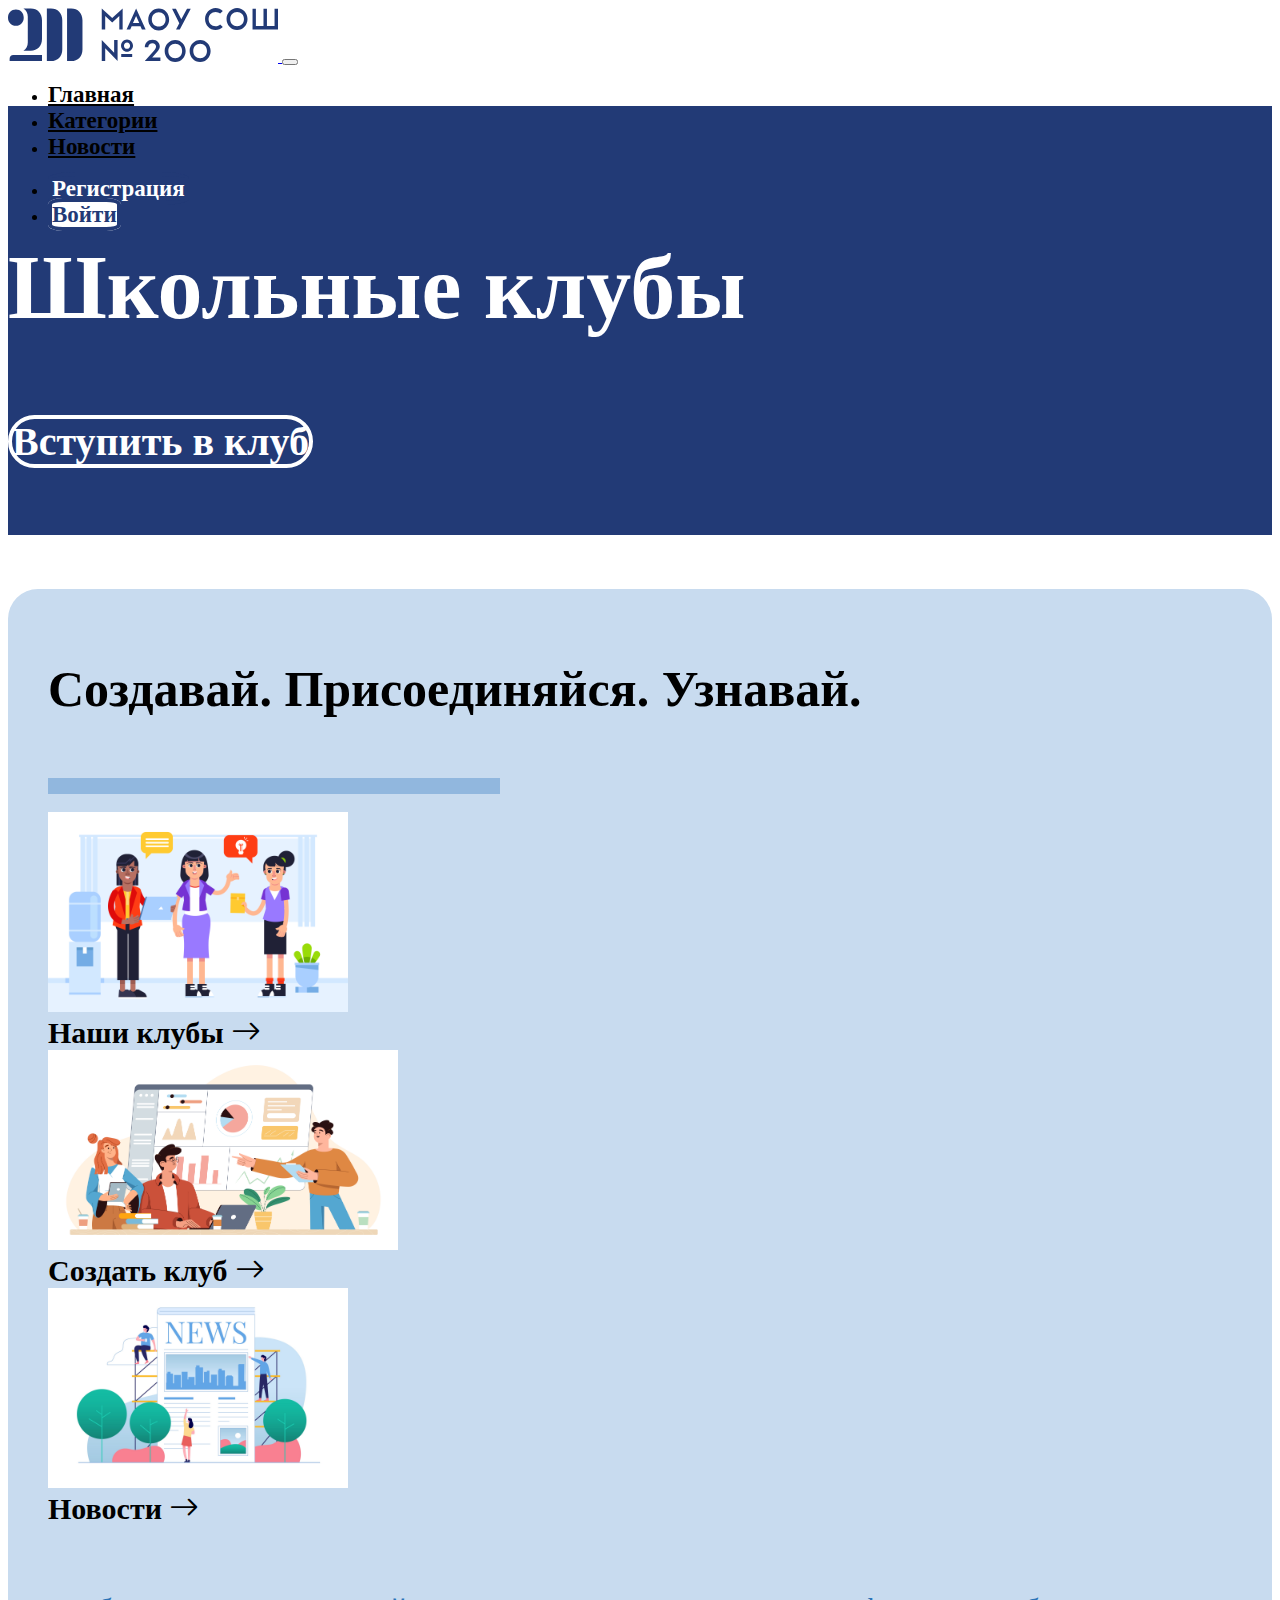
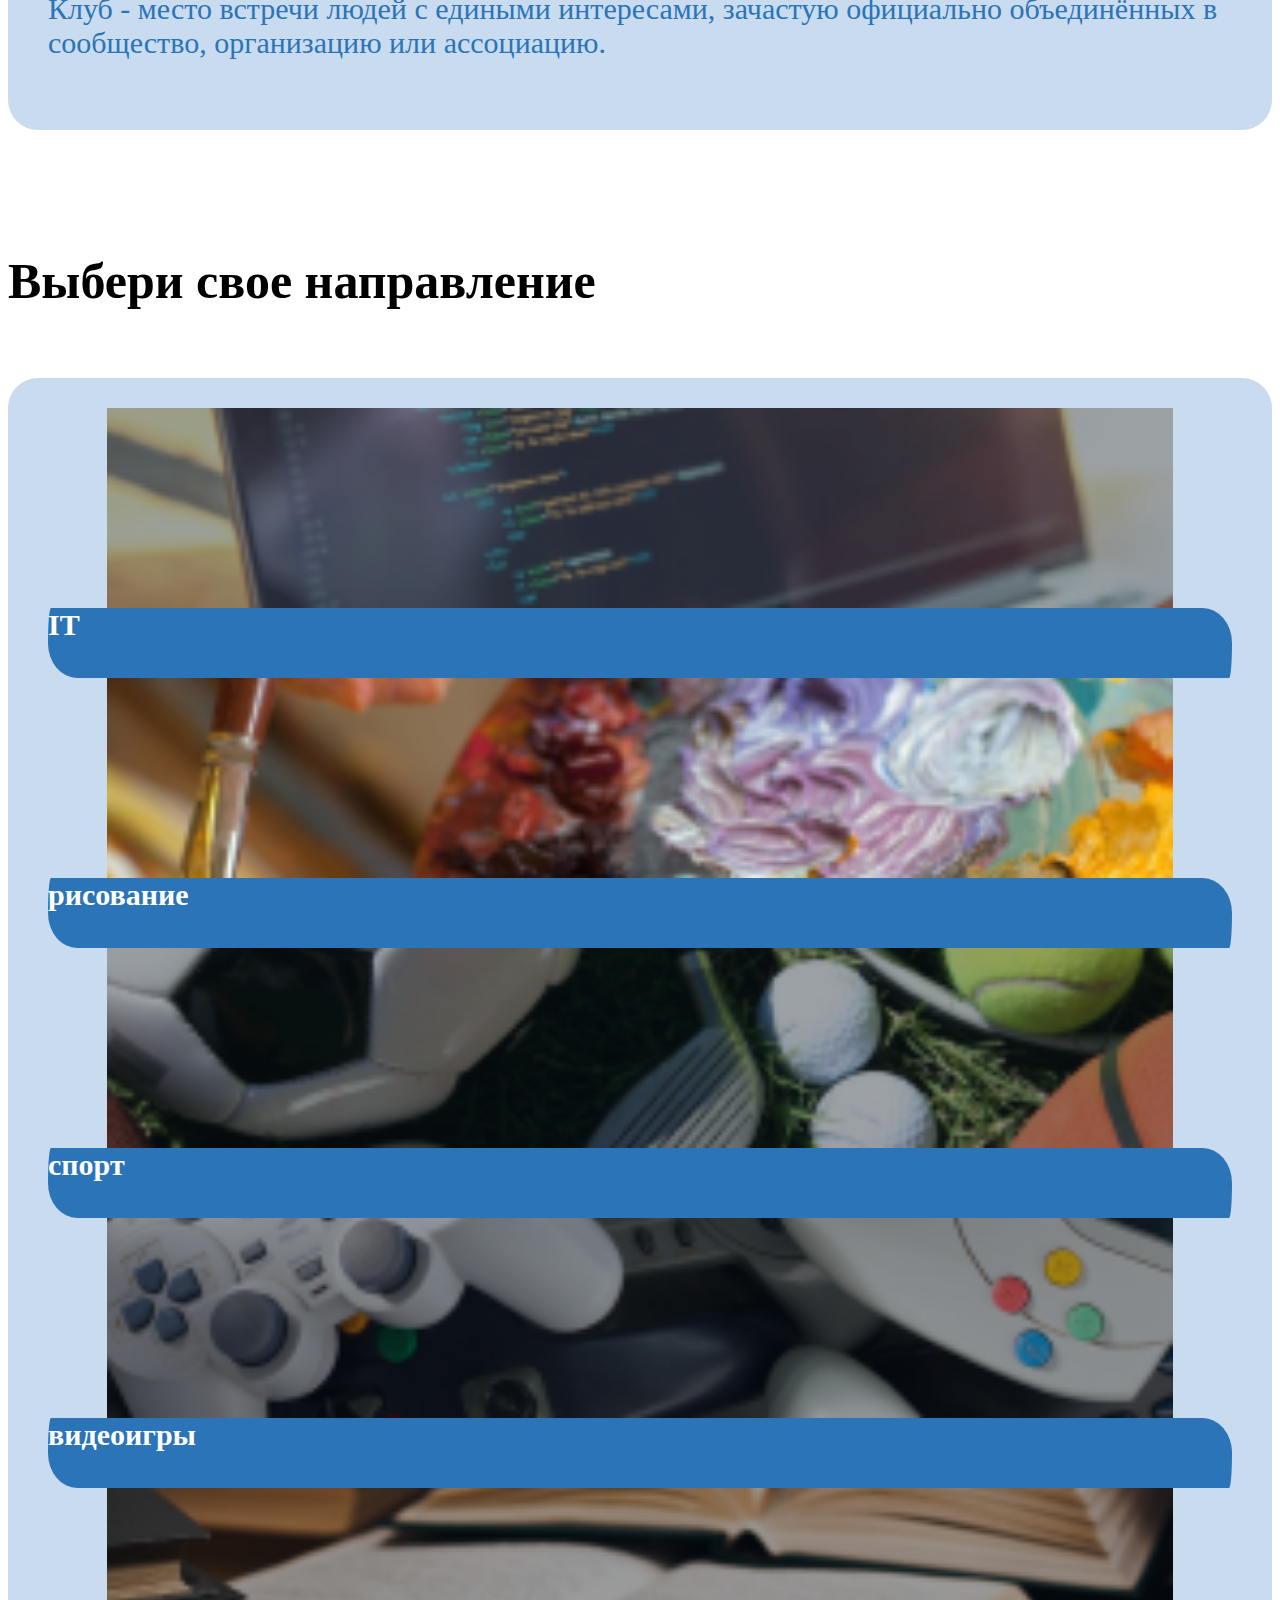
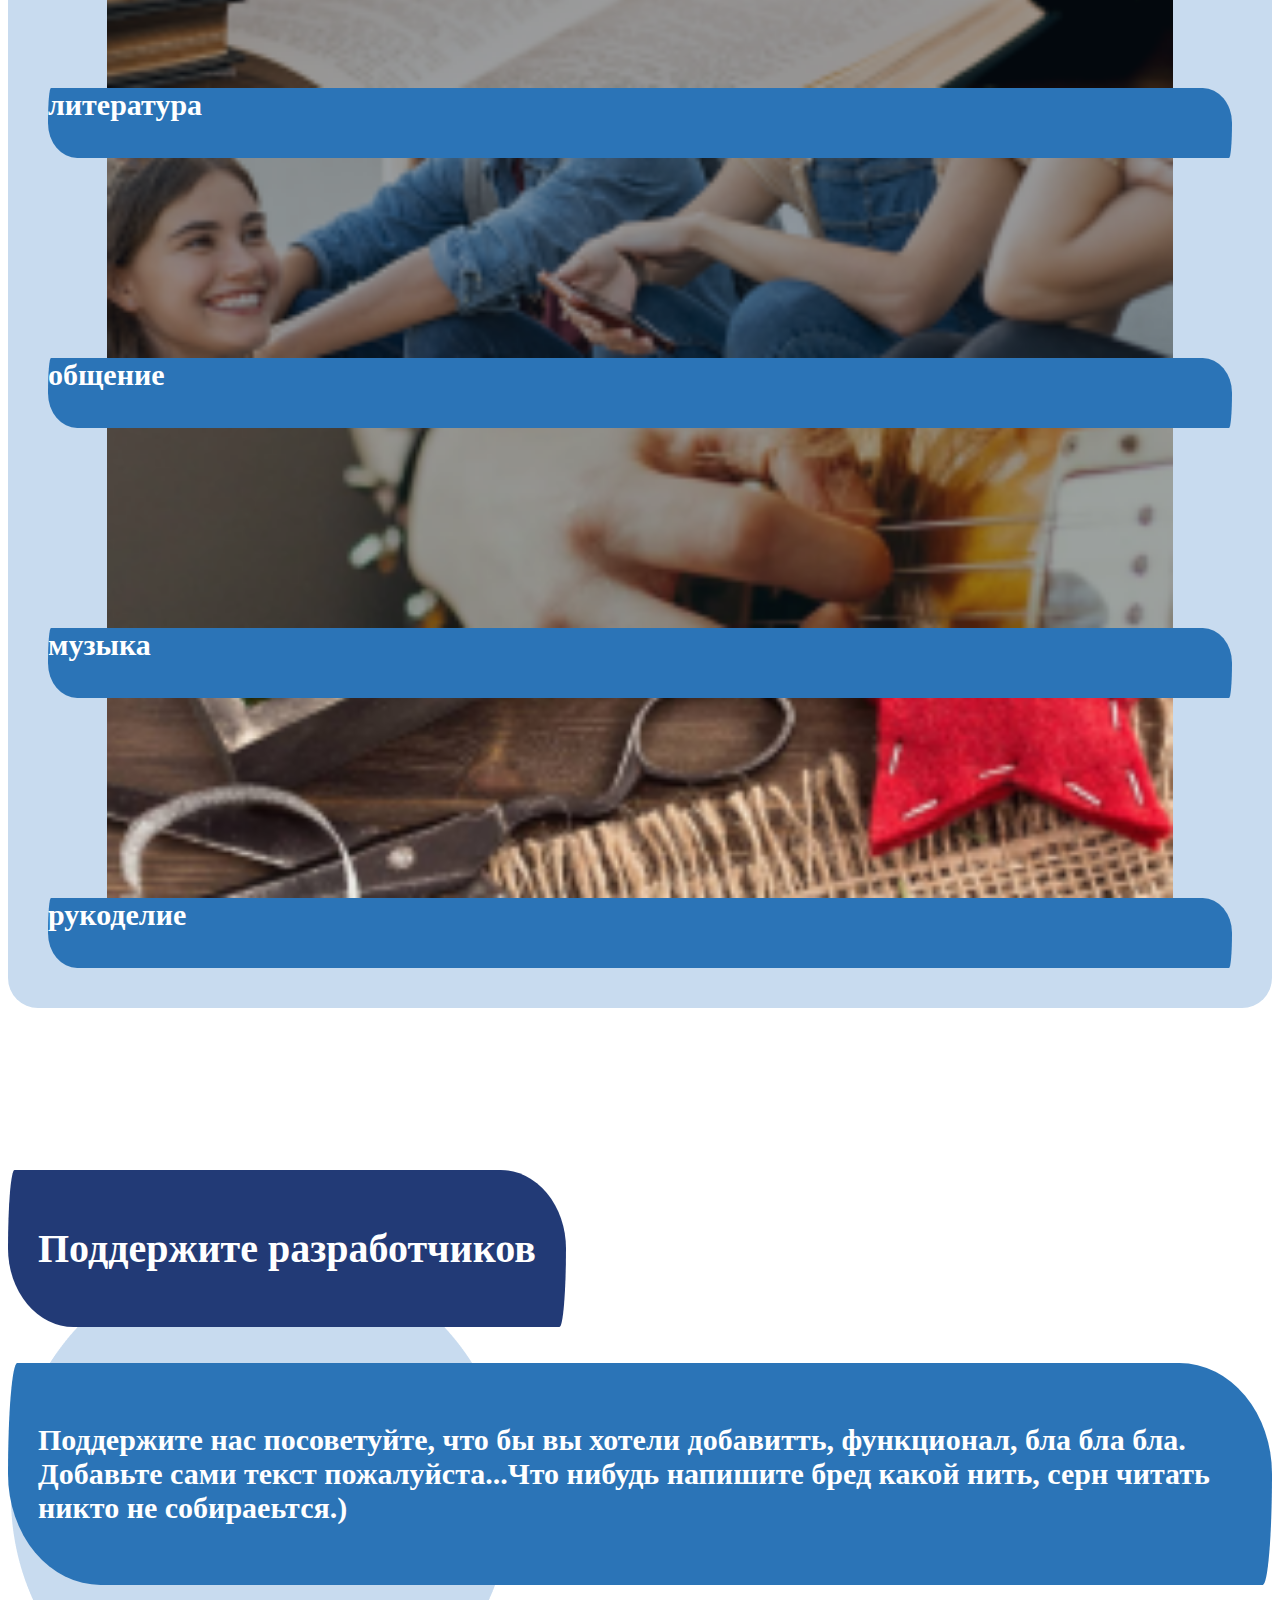
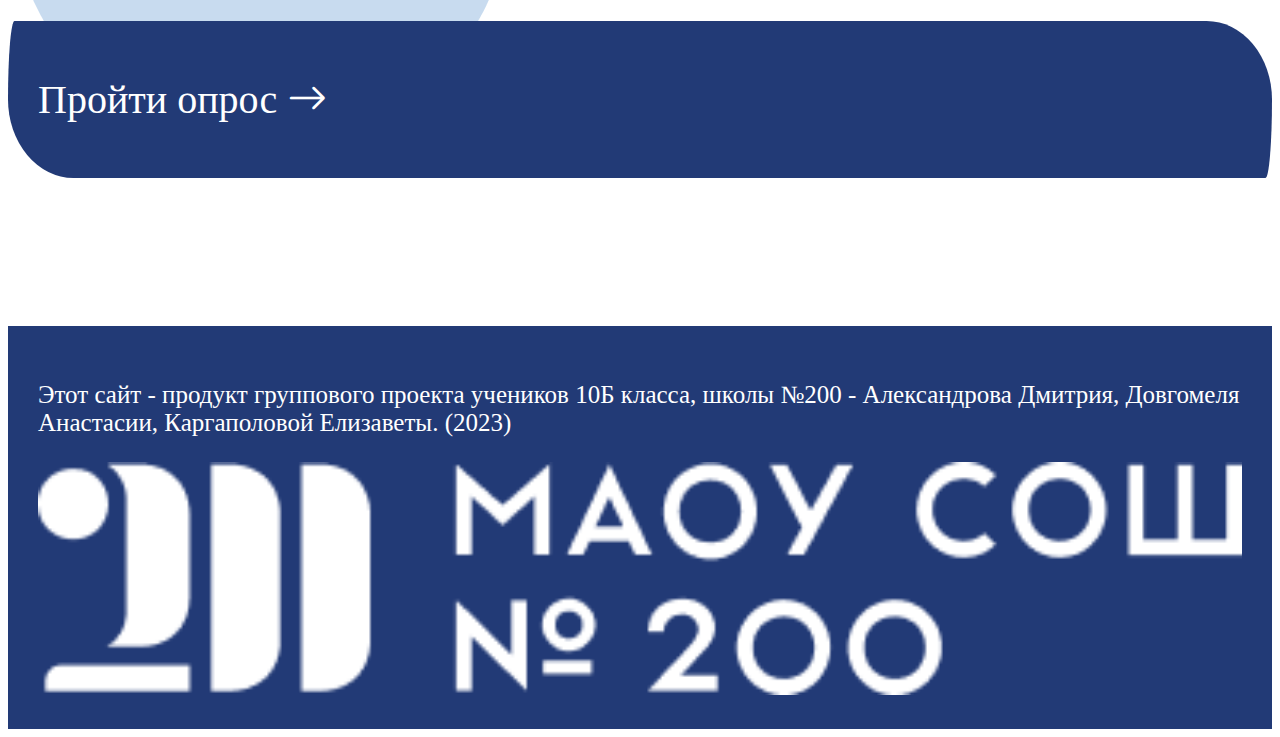
<file: index.html>
<!DOCTYPE html>
<html lang="en">
<head>
    <link href="https://cdn.jsdelivr.net/npm/bootstrap@5.3.0-alpha2/dist/css/bootstrap.min.css" rel="stylesheet" integrity="sha384-aFq/bzH65dt+w6FI2ooMVUpc+21e0SRygnTpmBvdBgSdnuTN7QbdgL+OapgHtvPp" crossorigin="anonymous">
    <script src="https://cdn.jsdelivr.net/npm/bootstrap@5.3.0-alpha2/dist/js/bootstrap.bundle.min.js" integrity="sha384-qKXV1j0HvMUeCBQ+QVp7JcfGl760yU08IQ+GpUo5hlbpg51QRiuqHAJz8+BrxE/N" crossorigin="anonymous"></script>
    <link rel="stylesheet" href="https://cdn.jsdelivr.net/npm/bootstrap-icons@1.10.4/font/bootstrap-icons.css">
    <meta charset="UTF-8">
    <link rel="stylesheet" href="main.css">
    <meta http-equiv="X-UA-Compatible" content="IE=edge">
    <meta name="viewport" content="width=device-width, initial-scale=1.0">
    <title>Document</title>
</head>
<body>
    <!-- <nav class="navbar navbar-expand-md"> -->

    <nav class="navbar navbar-expand-md height-navbar">
        <div class="container-xl container-lg-fluid container-900 container-sm">
          <a class="navbar-brand" href="#">
            <img src="logo.svg" alt="Logo" class="d-inline-block align-text-top logo-adaptive">
          </a>
          <button class="navbar-toggler" type="button" data-bs-toggle="collapse" data-bs-target="#navbarSupportedContent" aria-controls="navbarSupportedContent" aria-expanded="false" aria-label="Toggle navigation">
            <span class="navbar-toggler-icon"></span>
          </button>
          <div class="collapse navbar-collapse" id="navbarSupportedContent">
            <ul class="navbar-nav ms-auto">
              <li class="nav-item">
                <a class="nav-link mx-xl-3 mx-lg-1" href="#">Главная</a>
              </li>
              <li class="nav-item">
                <a class="nav-link mx-xl-3 mx-lg-1" href="#">Категории</a>
              </li>
              <li class="nav-item">
                <a class="nav-link mx-xl-3 mx-lg-1" href="#">Новости</a>
              </li>
            </ul>
            <ul class="navbar-nav ms-auto">
                    <li class="nav-item mx-xl-3 mx-md-1 btn-lg">
                        <a class="nav-link btn btn-regist rounded-pill ps-4 pe-4 pt-2 pb-2" type="submit">Регистрация</a>
                    </li>
                <li class="nav-item mx-xl-3 mx-md-1 btn-lg">
                    <a class="nav-link btn btn-signin rounded-pill ps-4 pe-4 pt-2 pb-2" type="submit">Войти</a>
                </li>
                <li class="nav-item mx-xl-3 mx-md-1 btn-sm">
                    <a class="nav-link btn btn-regist rounded-pill ps-4 pe-4 pt-2 pb-2" type="submit">Войти</a>
                </li>
            </ul>
          </div>
        </div>
      </nav>
      

<div class="container-fluid intro-block" style="background: #223A76; padding-top: 70px; padding-bottom: 70px;">
  <h1 style="font-size: 90px; font-weight: 600; color:white" class="text-center">Школьные клубы</h1><br>
  <div class="text-center" style="width: 100%;">
    <a class="btn btn-join-club-intro" style="">Вступить в клуб</a>
  </div>
</div>

<br><br><br>
<div class="container" style="background-color: #c8dbef; border-radius: 30px; padding-top: 30px; padding-bottom: 40px; padding-left: 40px; padding-right: 40px;">
  <h2 style="font-size: 50px; color: black">Создавай. Присоединяйся. Узнавай.</h2><br>
  <div style="width:450px; height:14px; border:1px solid #91B7DE; background-color: #91B7DE;"></div>
  <br>
  <div class=" row row-cols-1 row-cols-md-3 g-4">
  <div class="col">
    <div class="card h-100">
      <img src="images/1.jpg" class="card-img-top" alt="...">
      <div class="card-body">
        <div class="text-center">
          <a href="#" style="text-decoration: none;" class="text-center intro-block-links">Наши клубы <i class="bi bi-arrow-right"></i></a>
        </div>
      </div>
    </div>
  </div>
  <div class="col">
    <div class="card h-100">
      <img src="images/2.jpg" class="card-img-top" alt="...">
      <div class="card-body">
        <div class="text-center">
          <a href="#" style="text-decoration: none;" class="text-center intro-block-links">Создать клуб <i class="bi bi-arrow-right"></i></a>
        </div>
      </div>
    </div>
  </div>
  <div class="col">
    <div class="card h-100">
      <img src="images/3.jpg" class="card-img-top" alt="...">
      <div class="card-body">
        <div class="text-center">
          <a href="#" style="text-decoration: none;" class="text-center intro-block-links">Новости <i class="bi bi-arrow-right"></i></a>
        </div>
      </div>
    </div>
  </div>
</div>
<br><br>
<div class="text-center">
<p style="width: 100%; font-size: 30px; color:#2B74B7">Клуб - место встречи людей с едиными интересами, зачастую официально объединённых в сообщество, организацию или ассоциацию.</p>
</div>
</div>
<br><br><br><br>


<p style="font-size: 50px; font-weight: 600; color: black;" class="text-center">Выбери свое направление</p><br>

<div class="container" style="background-color: #c8dbef; border-radius: 30px; padding-top: 30px; padding-bottom: 40px; padding-left: 40px; padding-right: 40px;"">
  <div class="row row-cols-1 row-cols-md-3 row-cols-sm-2 row-cols-lg-4  g-4">
  <div class="col">
    <div class="card h-100" style="background-color: #c8dbef;">
      <img src="images/itcard.png" class="card-img-top d-flex justify-content-center" alt="..." style="width: 90%;display:block; margin:auto;">
      <div class="card-body">
        <div class="text-center d-flex align-items-center justify-content-center" style="background-color: #2B74B7; border-radius: 10px 100px / 120px; height: 70px;">
          <a href="#" style="text-decoration: none; color: white" class="text-center intro-block-links">IT</a>
        </div>
      </div>
    </div>
  </div>
  <div class="col">
    <div class="card h-100" style="background-color: #c8dbef;">
      <img src="images/drawcard.png" class="card-img-top d-flex justify-content-center" alt="..." style="width: 90%;display:block; margin:auto;">
      <div class="card-body">
        <div class="text-center d-flex align-items-center justify-content-center" style="background-color: #2B74B7; border-radius: 10px 100px / 120px; height: 70px;">
          <a href="#" style="text-decoration: none; color: white" class="text-center intro-block-links">рисование</a>
        </div>
      </div>
    </div>
  </div>
  <div class="col">
    <div class="card h-100" style="background-color: #c8dbef;">
      <img src="images/sportcard.png" class="card-img-top d-flex justify-content-center" alt="..." style="width: 90%;display:block; margin:auto;">
      <div class="card-body">
        <div class="text-center d-flex align-items-center justify-content-center" style="background-color: #2B74B7; border-radius: 10px 100px / 120px; height: 70px;">
          <a href="#" style="text-decoration: none; color: white" class="text-center intro-block-links">спорт</a>
        </div>
      </div>
    </div>
  </div>
  <div class="col">
    <div class="card h-100" style="background-color: #c8dbef;">
      <img src="images/gamescard.png" class="card-img-top d-flex justify-content-center" alt="..." style="width: 90%;display:block; margin:auto;">
      <div class="card-body">
        <div class="text-center d-flex align-items-center justify-content-center" style="background-color: #2B74B7; border-radius: 10px 100px / 120px; height: 70px;">
          <a href="#" style="text-decoration: none; color: white" class="text-center intro-block-links">видеоигры</a>
        </div>
      </div>
    </div>
  </div>
  <div class="col">
    <div class="card h-100" style="background-color: #c8dbef;">
      <img src="images/literatcard.png" class="card-img-top d-flex justify-content-center" alt="..." style="width: 90%;display:block; margin:auto;">
      <div class="card-body">
        <div class="text-center d-flex align-items-center justify-content-center" style="background-color: #2B74B7; border-radius: 10px 100px / 120px; height: 70px;">
          <a href="#" style="text-decoration: none; color: white" class="text-center intro-block-links">литература</a>
        </div>
      </div>
    </div>
  </div>
  <div class="col">
    <div class="card h-100" style="background-color: #c8dbef;">
      <img src="images/chattingcard.png" class="card-img-top d-flex justify-content-center" alt="..." style="width: 90%;display:block; margin:auto;">
      <div class="card-body">
        <div class="text-center d-flex align-items-center justify-content-center" style="background-color: #2B74B7; border-radius: 10px 100px / 120px; height: 70px;">
          <a href="#" style="text-decoration: none; color: white" class="text-center intro-block-links">общение</a>
        </div>
      </div>
    </div>
  </div>
  <div class="col">
    <div class="card h-100" style="background-color: #c8dbef;">
      <img src="images/musiccar.png" class="card-img-top d-flex justify-content-center" alt="..." style="width: 90%;display:block; margin:auto;">
      <div class="card-body">
        <div class="text-center d-flex align-items-center justify-content-center" style="background-color: #2B74B7;  height: 70px; border-radius: 10px 100px / 120px;">
          <a href="#" style="text-decoration: none; color: white" class="text-center intro-block-links">музыка</a>
        </div>
      </div>
    </div>
  </div>
  <div class="col hide-992">
    <div class="card h-100" style="background-color: #c8dbef;">
      <img src="images/cultcard.png" class="card-img-top d-flex justify-content-center" alt="..." style="width: 90%;display:block; margin:auto;">
      <div class="card-body">
        <div class="text-center d-flex align-items-center justify-content-center" style="background-color: #2B74B7; border-radius: 10px 100px / 120px; height: 70px;">
          <a href="#" style="text-decoration: none; color: white" class="text-center intro-block-links">культура</a>
        </div>
      </div>
    </div>
  </div>
  <div class="col">
    <div class="card h-100" style="background-color: #c8dbef;">
      <img src="images/deliecard.png" class="card-img-top d-flex justify-content-center" alt="..." style="width: 90%;display:block; margin:auto;">
      <div class="card-body">
        <div class="text-center d-flex align-items-center justify-content-center" style="background-color: #2B74B7; border-radius: 10px 100px / 120px; height: 70px;">
          <a href="#" style="text-decoration: none; color: white" class="text-center intro-block-links">рукоделие</a>
        </div>
      </div>
    </div>
  </div>



</div>
</div>
 <br><br><br><br><br><br><br><br><br>

<div class="bg-image" style="background-image: url('images/blockBI.png'); padding-bottom: 40px;">
  <div class="container">
  <div class="support-block-text" style="background-color: #223A76; border-radius: 10px 100px / 120px; padding-left: 30px; padding-top: 15px; padding-bottom: 15px; padding-right: 30px;">
      <p style="font-size: 40px; color: white; font-weight: 600;">Поддержите разработчиков </p>
  </div>
  <br><br><br>
  
</div>
<div class="container">
<div class="" style="background-color: #2B74B7; border-radius: 10px 100px / 120px; padding: 30px;">
  <p style="font-size: 30px; color: white; font-weight: 600;">Поддержите нас посоветуйте, что бы вы хотели добавитть, функционал, бла бла бла. Добавьте сами текст пожалуйста...Что нибудь напишите бред какой нить, серн читать никто не собираеьтся.)</p>
</div>
<br><br>

<div class="d-flex justify-content-end">
<div style="background-color: #223A76;border-radius: 10px 100px / 120px; padding-left: 30px; padding-top: 15px; padding-bottom: 15px; padding-right: 30px;" class="justify-content-end">
  <a href="#" style="text-decoration: none;"><p style="color: white; font-size: 40px;" class="text-center">Пройти опрос <i class="bi bi-arrow-right"></i></p></a>
</div>
</div>
</div>
</div>
<br><br><br><br><br><br>
<footer style="background-color: #223A76; padding: 30px; ">
  <div class="container-fluid h-100">
    <div class="row">
    <div class="col-9">
      <p class="justify-content-between" style="color:white; font-size: 25px;">
        Этот сайт - продукт группового проекта учеников 10Б класса, школы №200 - Александрова Дмитрия, Довгомеля Анастасии, Каргаполовой Елизаветы.
    (2023)
      </p>
    </div>

    <div class="col-3" style="display:block; margin:auto;">
      <img src="images/logowhite.png" alt="Logo" class="adaptive-footer-logo" style="">
    </div>
  </div>
    
  </div>
  
</footer>

</body>
</html>
</file>
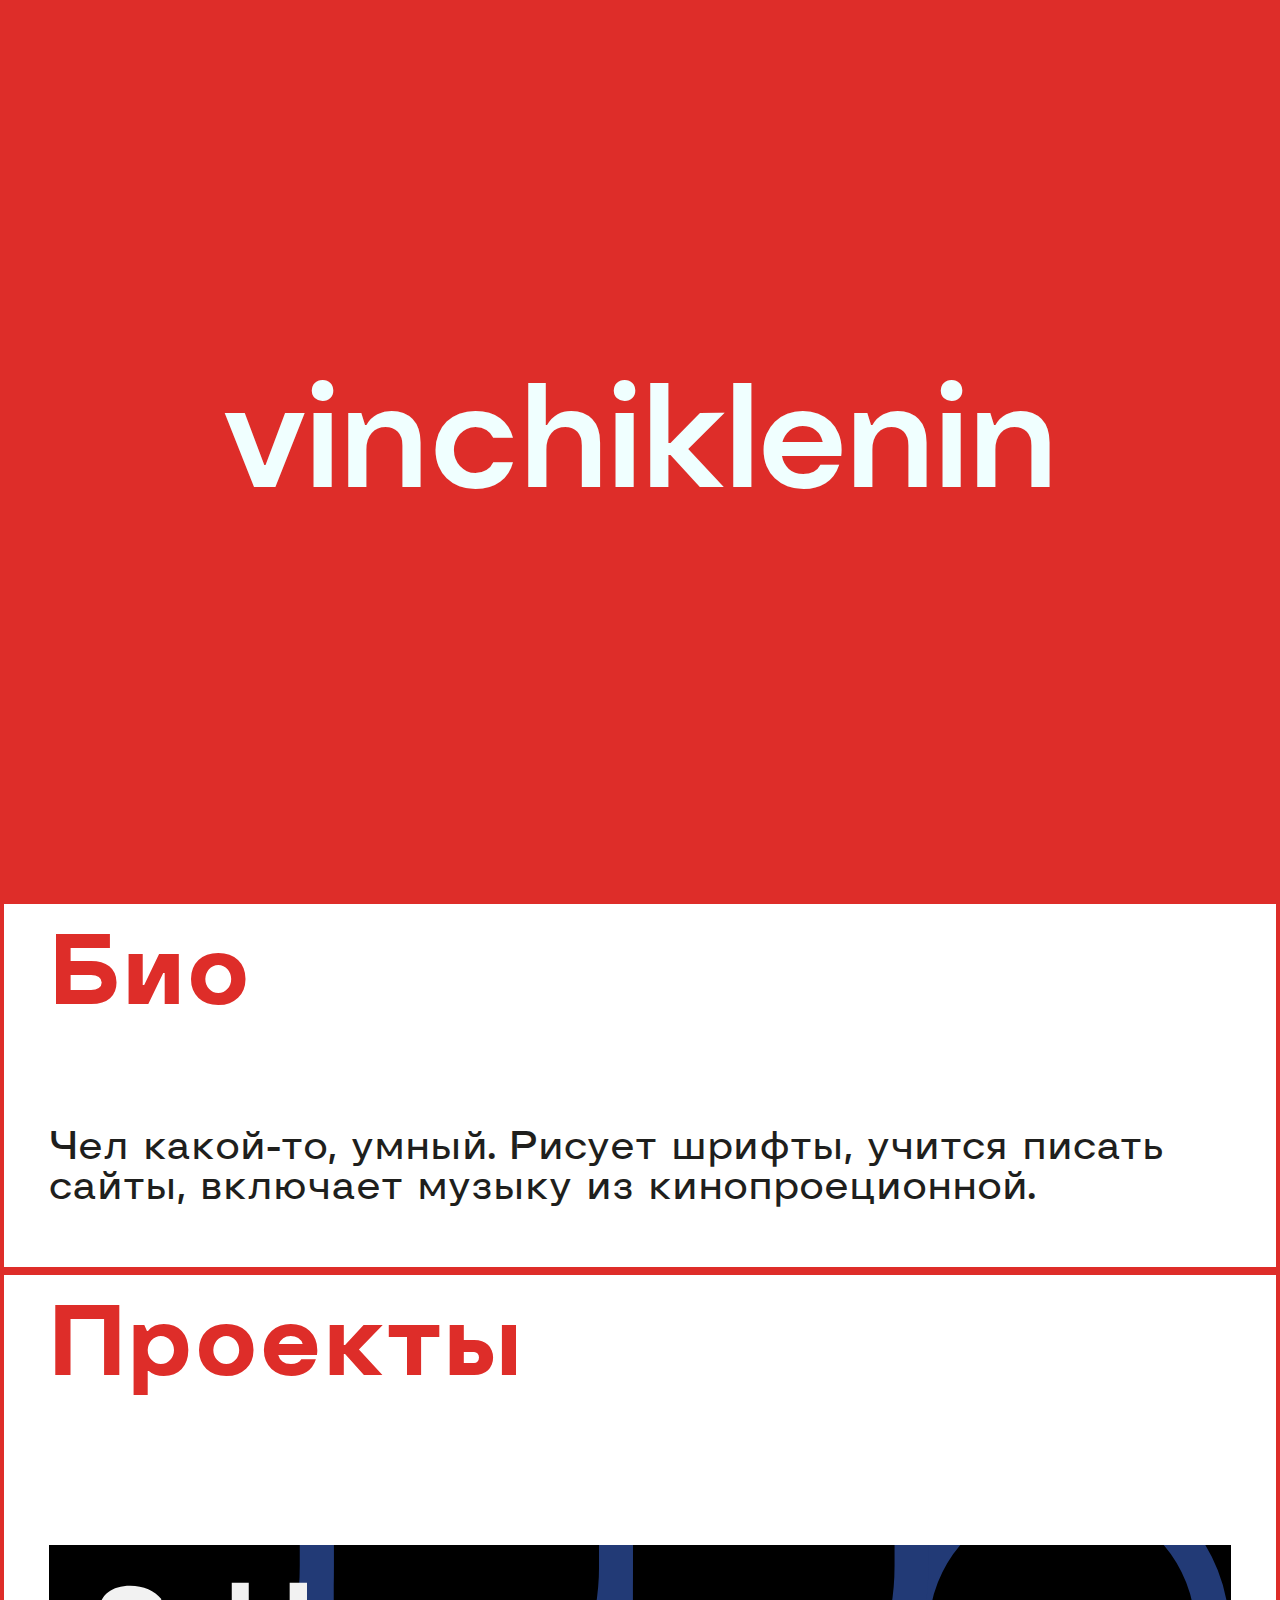
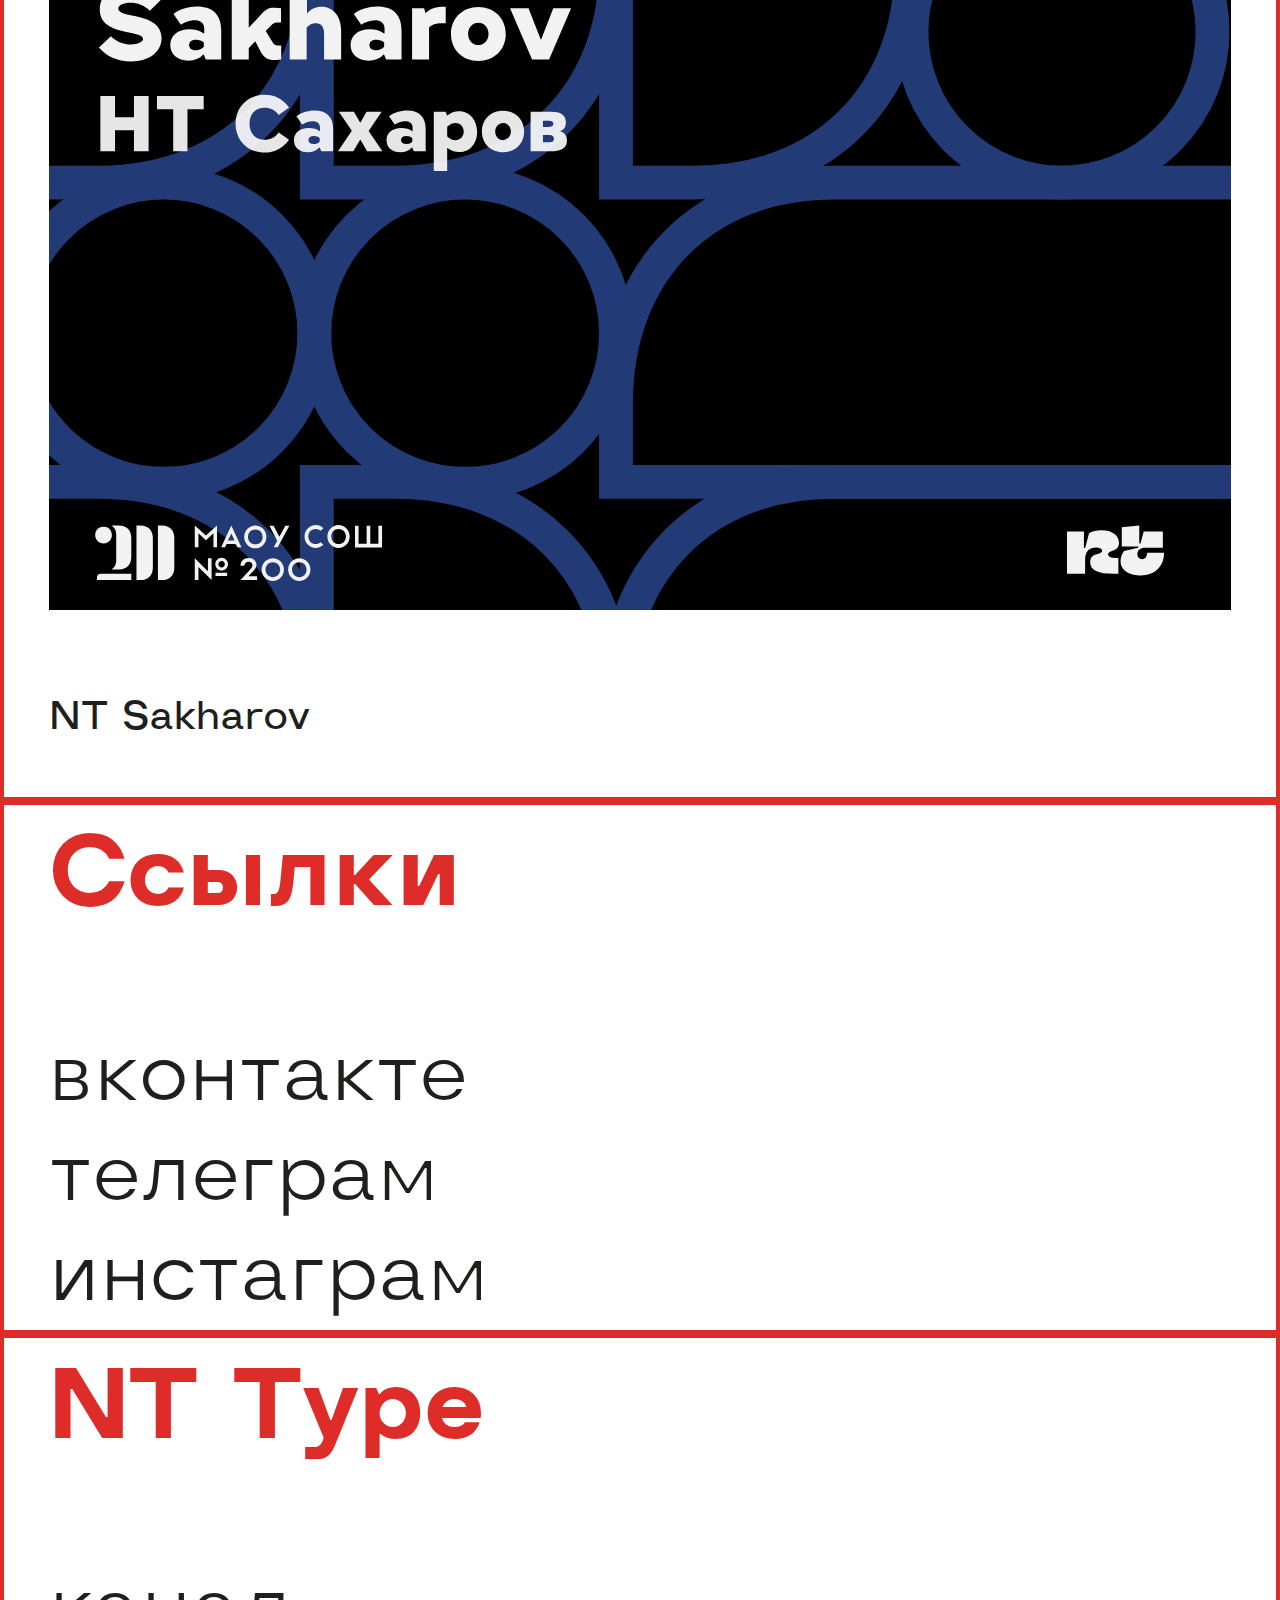
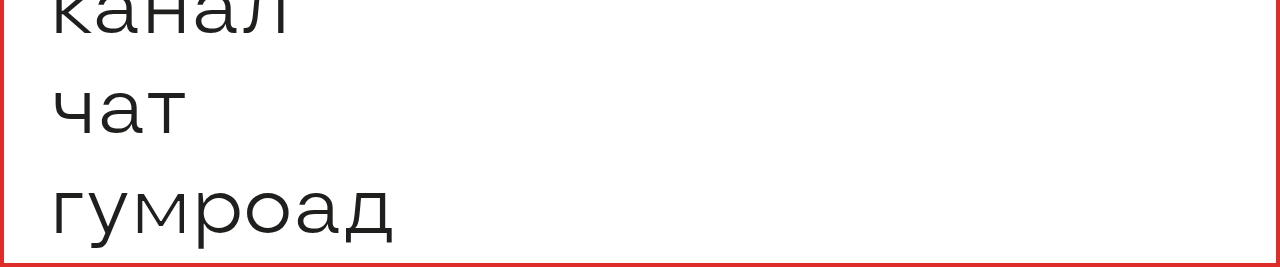
<file: vn/index.html>
<!doctype html>
<html lang="ru">
  <head>
    <meta charset="utf-8">
    <meta name="viewport" content="width=device-width, initial-scale=1">
    <link href="https://cdn.jsdelivr.net/npm/bootstrap@5.0.1/dist/css/bootstrap.min.css" rel="stylesheet" integrity="sha384-+0n0xVW2eSR5OomGNYDnhzAbDsOXxcvSN1TPprVMTNDbiYZCxYbOOl7+AMvyTG2x" crossorigin="anonymous">
    <script src="https://cdn.jsdelivr.net/npm/bootstrap@5.0.1/dist/js/bootstrap.bundle.min.js" integrity="sha384-gtEjrD/SeCtmISkJkNUaaKMoLD0//ElJ19smozuHV6z3Iehds+3Ulb9Bn9Plx0x4" crossorigin="anonymous"></script>
    <title>Vinchiklenin</title>
    <link rel="stylesheet" href="./css/main.css" >
  </head>
  <body>
    <div class = "header">
        <h1 class = "vintx-tittle">vinchiklenin</h1>
    </div>

    <div class="container-fluid">
        <div class="row">
            <div class="col-md-4"> 
                <div class="col-fluid"> 
                    <h2 class = "vintx2-tittle">Био</h2>
                    <p class="vintx-text">Чел какой-то, умный. Рисует шрифты, учится писать сайты, включает музыку из кинопроеционной. </p>
                    <br>
                </div>
                    
            </div>
            <div class="col-md-4"> 
                <div class="col-fluid"> 
                    <h2 class = "vintx2-tittle">Проекты</h2>

                    <a href="https://t.me/nnttttyyppee/328" target="_blank"><img class="vincard" src="./img/ntsakharov.svg" alt="NT Sakharov"></a>
                    <a href="https://t.me/nnttttyyppee/328" target="_blank"><p class="vintx-text" href="https://t.me/nnttttyyppee/328">NT Sakharov </p></a>
                    <br>

                </div>

            </div>
            
            <div class="col-md-4"> 
                <div class="col-fluid"> 
                    <h2 class = "vintx2-tittle">Ссылки</h2>
                    <a class='vintx-link' href='https://vk.com/vinchiklenin' target="_blank"> вконтакте </a>
                    <br>
                    <a class='vintx-link' href='https://t.me/vinchiklenin' target="_blank"> телеграм </a>
                    <br>
                    <a class='vintx-link' href='https://www.instagram.com/vinchiklenin/' target="_blank"> инстаграм </a>

                </div>

                <div class="col-fluid"> 
                    <h2 class = "vintx2-tittle">NT Type</h2>
                    <a class='vintx-link' href='https://t.me/nnttttyyppee' target="_blank"> канал </a>
                    <br>
                    <a class='vintx-link' href='https://t.me/nnttcchhaatt' target="_blank"> чат </a>
                    <br>
                    <a class='vintx-link' href='https://nnttttyyppee.gumroad.com/l/nt-somic' target="_blank"> гумроад </a>
                    </div>
                
            </div>
            


        </div>
    </div>

  </body>
</html>
</file>
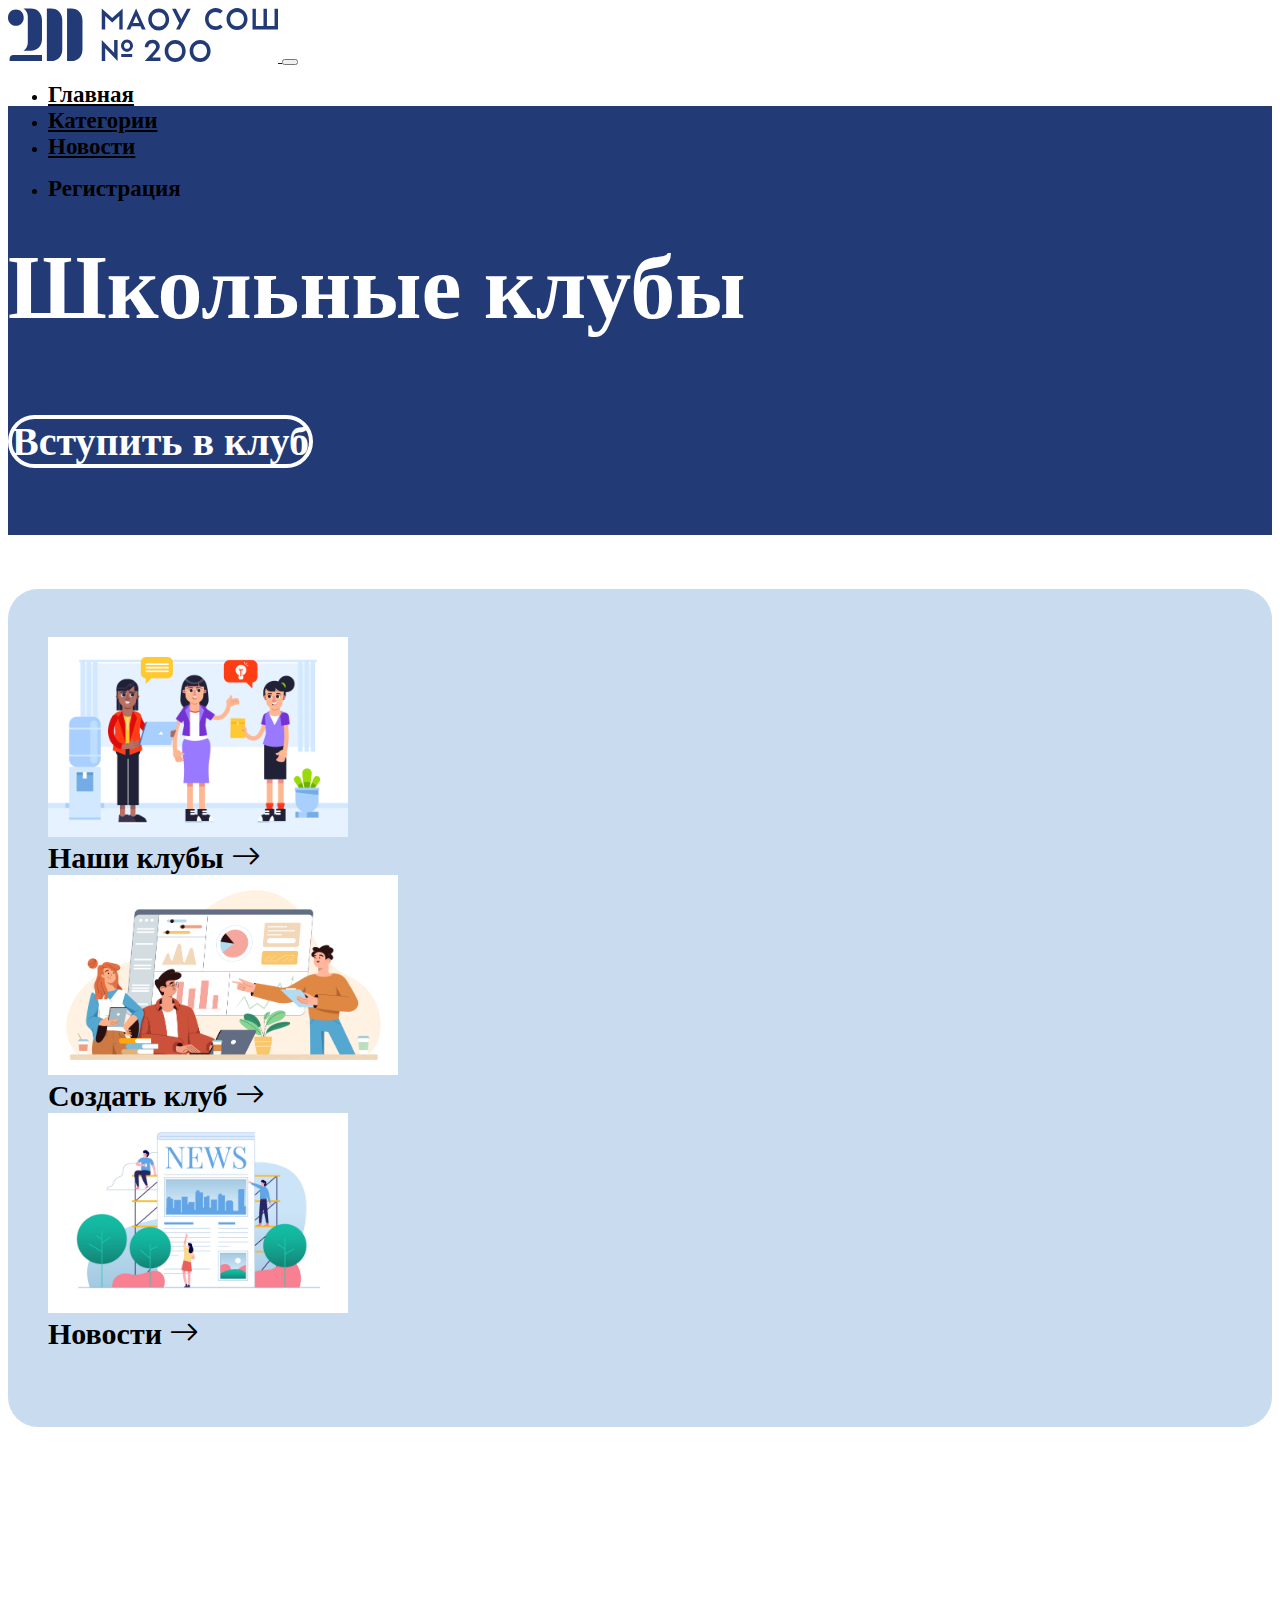
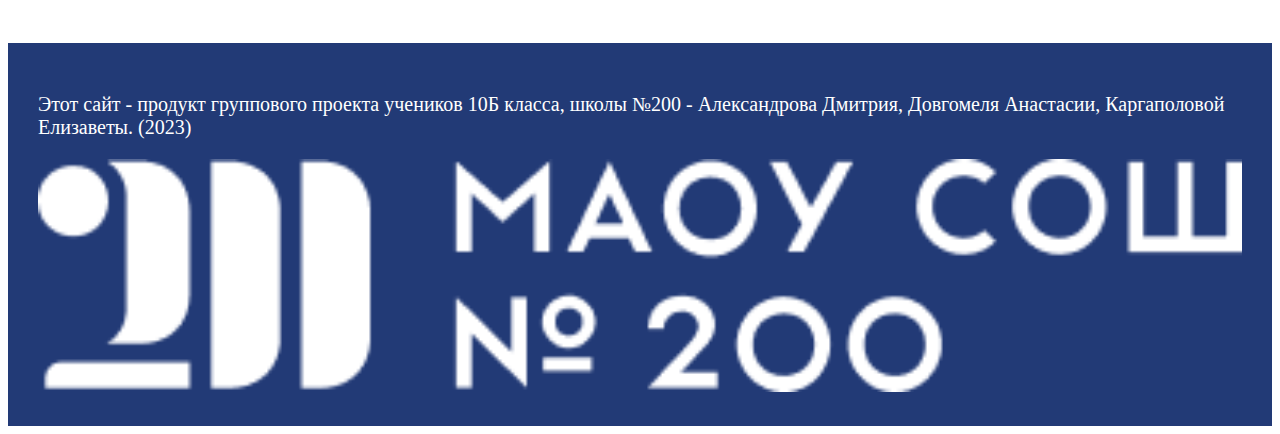
<file: categories.html>
<!DOCTYPE html>
<html lang="en">
<head>
    <link href="https://cdn.jsdelivr.net/npm/bootstrap@5.3.0-alpha2/dist/css/bootstrap.min.css" rel="stylesheet" integrity="sha384-aFq/bzH65dt+w6FI2ooMVUpc+21e0SRygnTpmBvdBgSdnuTN7QbdgL+OapgHtvPp" crossorigin="anonymous">
    <script src="https://cdn.jsdelivr.net/npm/bootstrap@5.3.0-alpha2/dist/js/bootstrap.bundle.min.js" integrity="sha384-qKXV1j0HvMUeCBQ+QVp7JcfGl760yU08IQ+GpUo5hlbpg51QRiuqHAJz8+BrxE/N" crossorigin="anonymous"></script>
    <link rel="stylesheet" href="https://cdn.jsdelivr.net/npm/bootstrap-icons@1.10.4/font/bootstrap-icons.css">
    <meta charset="UTF-8">
    <link rel="stylesheet" href="main.css">
    <meta http-equiv="X-UA-Compatible" content="IE=edge">
    <meta name="viewport" content="width=device-width, initial-scale=1.0">
    <title>Document</title>
</head>
<body>
    <!-- <nav class="navbar navbar-expand-md"> -->

    <nav class="navbar navbar-expand-md height-navbar">
        <div class="container-xl container-lg-fluid container-900 container-sm">
          <a class="navbar-brand" href="#">
            <img src="logo.svg" alt="Logo" class="d-inline-block align-text-top logo-adaptive">
          </a>
          <button class="navbar-toggler" type="button" data-bs-toggle="collapse" data-bs-target="#navbarSupportedContent" aria-controls="navbarSupportedContent" aria-expanded="false" aria-label="Toggle navigation">
            <span class="navbar-toggler-icon"></span>
          </button>
          <div class="collapse navbar-collapse" id="navbarSupportedContent">
            <ul class="navbar-nav ms-auto">
              <li class="nav-item">
                <a class="nav-link mx-xl-3 mx-lg-1" href="#">Главная</a>
              </li>
              <li class="nav-item">
                <a class="nav-link mx-xl-3 mx-lg-1" href="#">Категории</a>
              </li>
              <li class="nav-item">
                <a class="nav-link mx-xl-3 mx-lg-1" href="#">Новости</a>
              </li>
            </ul>
            <ul class="navbar-nav ms-auto">
                <li class="nav-item mx-xl-3 mx-md-1 btn-lg">
                    <a class="nav-link btn rounded-pill ps-4 pe-4 pt-2 pb-2" type="submit">Регистрация</a>
                </li>
            </ul>
          </div>
        </div>
      </nav>
      

<div class="container-fluid intro-block" style="background: #223A76; padding-top: 70px; padding-bottom: 70px;">
  <h1 style="font-size: 90px; font-weight: 600; color:white" class="text-center">Школьные клубы</h1><br>
  <div class="text-center" style="width: 100%;">
    <a class="btn btn-join-club-intro" style="">Вступить в клуб</a>
  </div>
</div>

<br><br><br>
<div class="container" style="background-color: #c8dbef; border-radius: 30px; padding-top: 30px; padding-bottom: 40px; padding-left: 40px; padding-right: 40px;">
  <br>
  <div class=" row row-cols-1 row-cols-md-3 g-4">
  <div class="col">
    <div class="card h-100">
      <img src="images/1.jpg" class="card-img-top" alt="...">
      <div class="card-body">
        <div class="text-center">
          <a href="#" style="text-decoration: none;" class="text-center intro-block-links">Наши клубы <i class="bi bi-arrow-right"></i></a>
        </div>
      </div>
    </div>
  </div>
  <div class="col">
    <div class="card h-100">
      <img src="images/2.jpg" class="card-img-top" alt="...">
      <div class="card-body">
        <div class="text-center">
          <a href="#" style="text-decoration: none;" class="text-center intro-block-links">Создать клуб <i class="bi bi-arrow-right"></i></a>
        </div>
      </div>
    </div>
  </div>
  <div class="col">
    <div class="card h-100">
      <img src="images/3.jpg" class="card-img-top" alt="...">
      <div class="card-body">
        <div class="text-center">
          <a href="#" style="text-decoration: none;" class="text-center intro-block-links">Новости <i class="bi bi-arrow-right"></i></a>
        </div>
      </div>
    </div>
  </div>
</div>
<br><br>
</div>
<br><br><br>



 <br><br><br>

<br><br><br><br><br><br>
<footer style="background-color: #223A76; padding: 30px; ">
  <div class="container-fluid h-100" style="">
    <div class="row">
    <div class="col-9">
      <p class="justify-content-between" style="color:white; font-size: 20px;">
        Этот сайт - продукт группового проекта учеников 10Б класса, школы №200 - Александрова Дмитрия, Довгомеля Анастасии, Каргаполовой Елизаветы.
    (2023)
      </p>
    </div>

    <div class="col-3" style="display:block; margin:auto;">
      <img src="images/logowhite.png" alt="Logo" class="adaptive-footer-logo" style="">
    </div>
  </div>
    
  </div>
  
</footer>

</body>
</html>
</file>
<file: main.css>
@font-face {
    font-family: 'NTSakharov';
    src: url('fonts/NTSakharov-Regular.otf') format('opentype');
    font-weight: normal;
    font-style: normal;
  }
  
  @font-face {
    font-family: 'NTSakharov';
    src: url('fonts/NTSakharov-Medium.otf') format('opentype');
    font-weight: 500;
    font-style: normal;
  }
  
  @font-face {
    font-family: 'NTSakharov';
    src: url('fonts/NTSakharov-SemiBold.otf') format('opentype');
    font-weight: 600;
    font-style: normal;
  }
  
  @font-face {
    font-family: 'NTSakharov';
    src: url('fonts/NTSakharov-Bold.otf') format('opentype');
    font-weight: bold;
    font-style: normal;
  }
  
  @font-face {
    font-family: 'NTSakharov';
    src: url('fonts/NTSakharov-ExtraBold.otf') format('opentype');
    font-weight: 800;
    font-style: normal;
  }



  
.nav-link{
    color: black;
    font-weight: 600;
}


.btn-regist{
    background-color: #223A76;
    color: white;
    border-radius:20%;
    border:4px solid #223A76;
    line-height: normal;
}

.btn-regist:hover{
  background-color: #223A76;
  color: white;
  border-radius:20%;
  border:4px solid #223A76;
  line-height: normal;
}

.btn-signin{
  background-color: #ffffff;
  color: #223A76;
  border-radius:20%;
  border:4px solid #223A76;
  line-height: normal;
}

.btn-signin:hover{
    background-color: #ffffff;
    color: #223A76;
    border-radius:20%;
    border:4px solid #223A76;
    line-height: normal;
}




@media (min-width: 1200px) {
    .nav-link {
      font-size: 25px;
    }
  }

  @media (min-width: 1070px) and (max-width: 1999px) {
    .nav-link {
      font-size: 23px;
    }
  }

  @media (min-width: 992px) and (max-width: 1069px) {
    .nav-link {
      font-size: 20px;
    }
    .logo-adaptive{
        width: 230px;
    }
  }
  @media (min-width: 768px) and (max-width: 991px) {
    .nav-link {
      font-size: 20px;
    }
    .logo-adaptive{
        width: 200px;
    }
  }
  
  @media (max-width: 768px){
    .logo-adaptive{
        width: 200px;
    }
  }
  
  @media (min-width: 992px){
    .btn-sm{
        display: none;
    }
  }
  @media (max-width: 991px){
    .btn-lg{
        display: none;
    }
  }


  @media (min-width: 850px) and (max-width:991px) {
    .container-900 {
        width: 100%;
        padding-right: 15px;
        padding-left: 15px;
        margin-right: auto;
        margin-left: auto;
        max-width: 720px;
    }
  }


@media (min-width: 768px){
    .height-navbar{
        height: 98px;
    }
}


.btn-join-club-intro{
  background-color: #223A76;
  text-align: center;
  font-weight: 600;
  font-size: 40px;
  color: white;
  border-radius: 39px;
  border: 4px solid white;
  width: 640px !important;
}

.btn-join-club-intro:hover{
  background-color: #223A76;
  text-align: center;
  font-weight: 600;
  font-size: 40px;
  color: white;
  border-radius: 39px;
  border: 4px solid white;
}


.card-img-top {
  height: 200px;
  object-fit: cover;
}

.intro-block-links{
  text-decoration: none;
  text-align: center;
  color: black;
  font-size: 30px;
  font-weight: 600;
}

.card { 
  border: none; 
}

.support-block-text{
  display: inline-block;
  max-width: 100%;
}


@media(max-width:1621px){
  .adaptive-footer-logo{
    width:100%;
  }
}

@media (min-width:992px) {
  .hide-992{
    display: none;
  }
}
</file>
<file: vn/css/main.css>
body {margin: 0;
    font-family: 'NT Eucomis Beta', sans-serif;
    background-color:#DE2D29;
    width: 100vw;
}

::-webkit-scrollbar {
    display: none;
}

@font-face {
    font-family: 'NT Eucomis Beta';
    src: url('../fonts/NTEucomisBeta-SemiBold.eot'); /* IE9 Compat Modes */
    src: url('../fonts/NTEucomisBeta-SemiBold.eot?#iefix') format('embedded-opentype'), /* IE6-IE8 */
         url('../fonts/NTEucomisBeta-SemiBold.woff') format('woff'), /* Modern Browsers */
         url('../fonts/NTEucomisBeta-SemiBold.woff2') format('woff2'), /* Modern Browsers */
         url('../fonts/NTEucomisBeta-SemiBold.ttf') format('truetype'); /* Safari, Android, iOS */
             font-style: normal;
    font-weight: 600;
    text-rendering: optimizeLegibility;
}

@font-face {
    font-family: 'NT Eucomis Beta';
    src: url('../fonts/NTEucomisBeta-Regular.eot'); /* IE9 Compat Modes */
    src: url('../fonts/NTEucomisBeta-Regular.eot?#iefix') format('embedded-opentype'), /* IE6-IE8 */
         url('../fonts/NTEucomisBeta-Regular.woff') format('woff'), /* Modern Browsers */
         url('../fonts/NTEucomisBeta-Regular.woff2') format('woff2'), /* Modern Browsers */
         url('../fonts/NTEucomisBeta-Regular.ttf') format('truetype'); /* Safari, Android, iOS */
             font-style: normal;
    font-weight: 400;
    text-rendering: optimizeLegibility;
}

@font-face {
    font-family: 'NT Eucomis Beta';
    src: url('../fonts/NTEucomisBeta-Medium.eot'); /* IE9 Compat Modes */
    src: url('../fonts/NTEucomisBeta-Medium.eot?#iefix') format('embedded-opentype'), /* IE6-IE8 */
         url('../fonts/NTEucomisBeta-Medium.woff') format('woff'), /* Modern Browsers */
         url('../fonts/NTEucomisBeta-Medium.woff2') format('woff2'), /* Modern Browsers */
         url('../fonts/NTEucomisBeta-Medium.ttf') format('truetype'); /* Safari, Android, iOS */
             font-style: normal;
    font-weight: 500;
    text-rendering: optimizeLegibility;
}

@font-face {
    font-family: 'NT Eucomis Beta';
    src: url('../fonts/NTEucomisBeta-Light.eot'); /* IE9 Compat Modes */
    src: url('../fonts/NTEucomisBeta-Light.eot?#iefix') format('embedded-opentype'), /* IE6-IE8 */
         url('../fonts/NTEucomisBeta-Light.woff') format('woff'), /* Modern Browsers */
         url('../fonts/NTEucomisBeta-Light.woff2') format('woff2'), /* Modern Browsers */
         url('../fonts/NTEucomisBeta-Light.ttf') format('truetype'); /* Safari, Android, iOS */
             font-style: normal;
    font-weight: 300;
    text-rendering: optimizeLegibility;
}

@font-face {
    font-family: 'NT Eucomis Beta';
    src: url('../fonts/NTEucomisBeta-Bold.eot'); /* IE9 Compat Modes */
    src: url('../fonts/NTEucomisBeta-Bold.eot?#iefix') format('embedded-opentype'), /* IE6-IE8 */
         url('../fonts/NTEucomisBeta-Bold.woff') format('woff'), /* Modern Browsers */
         url('../fonts/NTEucomisBeta-Bold.woff2') format('woff2'), /* Modern Browsers */
         url('../fonts/NTEucomisBeta-Bold.ttf') format('truetype'); /* Safari, Android, iOS */
             font-style: normal;
    font-weight: 700;
    text-rendering: optimizeLegibility;
}

a:link {
    color: #1f1f1d;
    text-decoration: none;
}

a:visited {
    color:#1f1f1d;
    text-decoration: none;
}

a:hover {
    color: #1f1f1d;
    text-decoration: none;
}
a:active {
    color: #1f1f1d;
    text-decoration: none;

}
.vintx-tittle {
    font-family: 'NT Eucomis Beta', Helvetica, sans-serif;
    font-weight: 600;
    color: azure;
    font-size: 148px;
    line-height: 148px;
    text-align: center;

}
.vintx2-tittle {
    font-family: 'NT Eucomis Beta', Helvetica, sans-serif;
    font-weight: 700;
    color: #DE2D29;
    font-size: 100px;
    line-height: 100px;
    text-align: left;
    margin-bottom: 100px;
    margin-top: 25px;
    padding-left: 3.5%;

}

.vintx-link {
    font-family: 'NT Eucomis Beta', Helvetica, sans-serif;
    font-weight: 300;
    font-size: 80px;
    color:#1f1f1d;
    line-height: 100px;
    text-align: left;
    padding-left: 3.5%;

}

.vintx-text {
    font-family: 'NT Eucomis Beta', Helvetica, sans-serif;
    font-weight: 400;
    font-size: 40px;
    color:#1f1f1d;
    line-height: 40px;
    text-align: left;
    padding-left: 3.5%;
    padding-right: 3.5%;

}

.vincard{
    width: 93%;
    margin : 3.5%;
}


.header {
    width: 100vw;
    height: 100vh;
    background-color:#DE2D29;
    display: flex;
    flex-direction: column;
    justify-content: center;
    align-items: center;   
}

.maincont {
    width: 100vw;
    height: 1200px;
    background-color: azure;
    padding-top: 10px;
    
}



.links-div {
    max-width: 1800px;
    margin-left: auto;
    margin-right: auto;
    height: 1250px;
    padding-left: 10px;
    height: 1200px;
    display: flex;
    background-color: azure;
    flex-direction: column;
    padding-top: 10px;
    justify-content: left;
    align-items: left;
}

.none {
    display: none;
}

.col-md-4 {
    padding: 0;
}
.col-fluid {
    border:#DE2D29;
    border-style: solid;
    border-width: 4px;
    margin: 0px;
    background-color: #FFFFFF;
}

@media (max-width: 800){
    .vintx-tittle {
        font-size: 100px;
        line-height: 100px;
    }
    .vintx2-tittle {
        font-size: 98px;
        line-height: 100px;
    
    }
    
    .vintx-link {
        font-size: 90px;
        line-height: 110px;
    
    }
}
</file>
